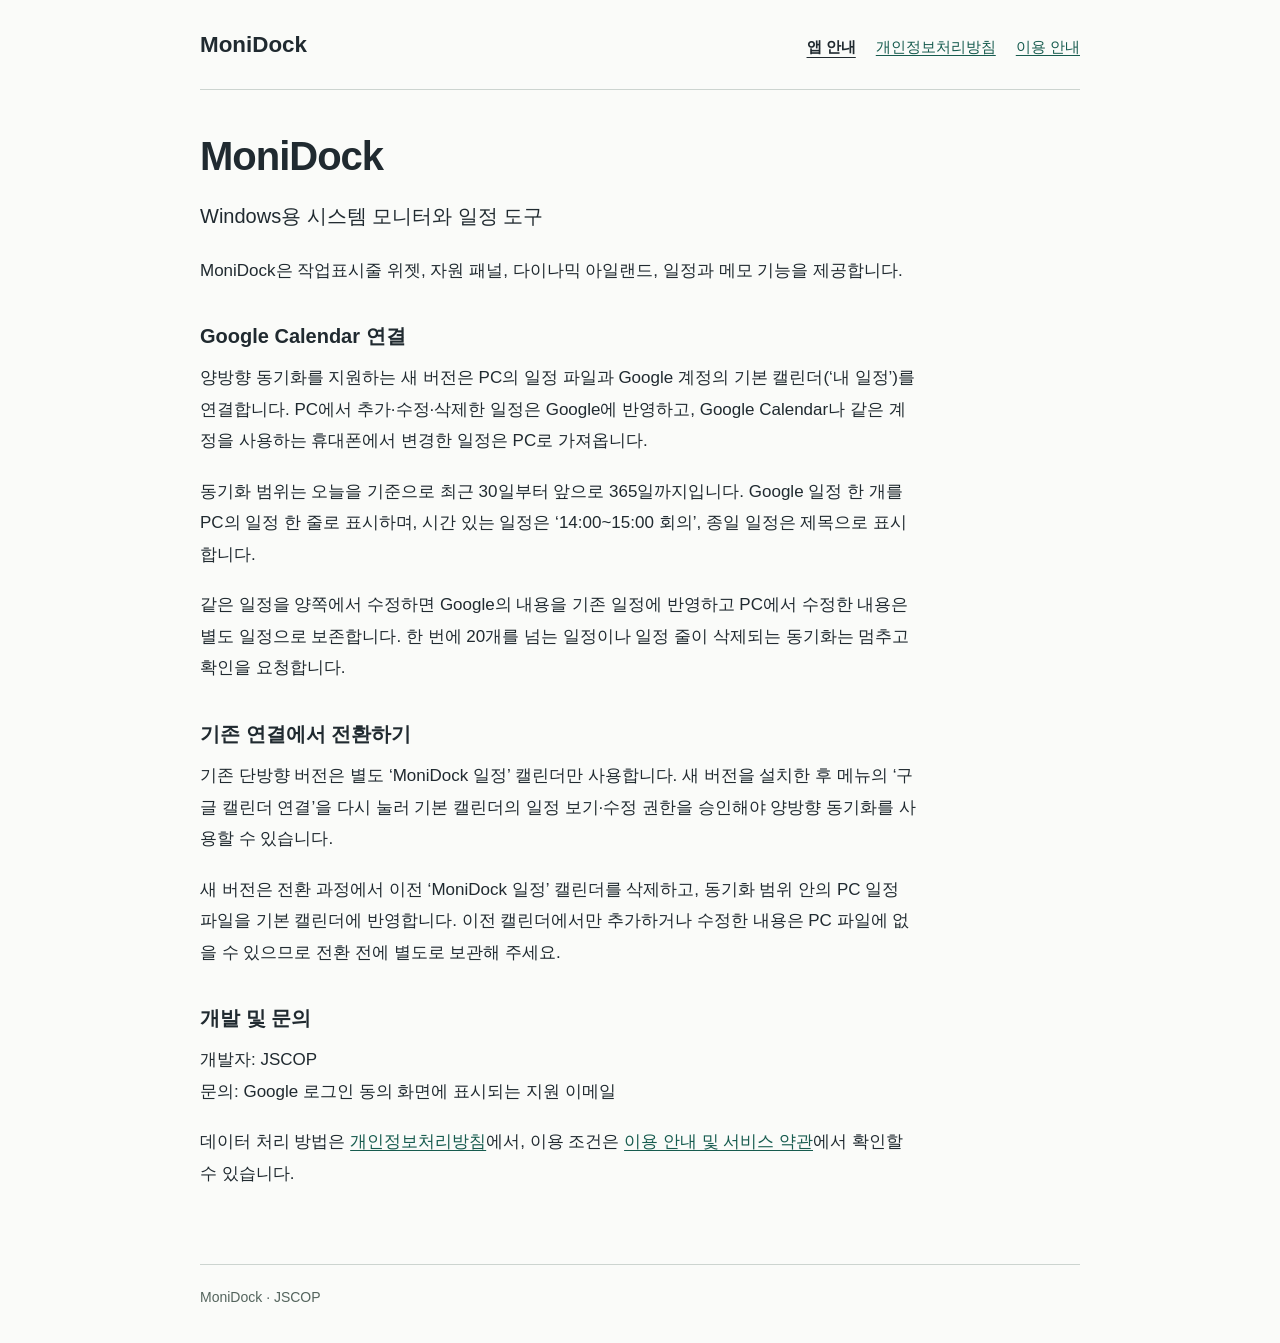
<file: index.html>
<!doctype html>
<html lang="ko">
<head>
  <meta charset="utf-8">
  <meta name="viewport" content="width=device-width, initial-scale=1">
  <meta name="description" content="Windows용 시스템 모니터와 일정 도구 MoniDock의 Google Calendar 연동 안내입니다.">
  <title>MoniDock — 앱 안내</title>
  <link rel="stylesheet" href="style.css">
</head>
<body>
  <header><a class="brand" href="./">MoniDock</a><nav aria-label="문서"><a href="./" aria-current="page">앱 안내</a><a href="privacy.html">개인정보처리방침</a><a href="terms.html">이용 안내</a></nav></header>
  <main>
    <h1>MoniDock</h1>
    <p class="lead">Windows용 시스템 모니터와 일정 도구</p>
    <p>MoniDock은 작업표시줄 위젯, 자원 패널, 다이나믹 아일랜드, 일정과 메모 기능을 제공합니다.</p>
    <h2>Google Calendar 연결</h2>
    <p>양방향 동기화를 지원하는 새 버전은 PC의 일정 파일과 Google 계정의 기본 캘린더(‘내 일정’)를 연결합니다. PC에서 추가·수정·삭제한 일정은 Google에 반영하고, Google Calendar나 같은 계정을 사용하는 휴대폰에서 변경한 일정은 PC로 가져옵니다.</p>
    <p>동기화 범위는 오늘을 기준으로 최근 30일부터 앞으로 365일까지입니다. Google 일정 한 개를 PC의 일정 한 줄로 표시하며, 시간 있는 일정은 ‘14:00~15:00 회의’, 종일 일정은 제목으로 표시합니다.</p>
    <p>같은 일정을 양쪽에서 수정하면 Google의 내용을 기존 일정에 반영하고 PC에서 수정한 내용은 별도 일정으로 보존합니다. 한 번에 20개를 넘는 일정이나 일정 줄이 삭제되는 동기화는 멈추고 확인을 요청합니다.</p>
    <h2>기존 연결에서 전환하기</h2>
    <p>기존 단방향 버전은 별도 ‘MoniDock 일정’ 캘린더만 사용합니다. 새 버전을 설치한 후 메뉴의 ‘구글 캘린더 연결’을 다시 눌러 기본 캘린더의 일정 보기·수정 권한을 승인해야 양방향 동기화를 사용할 수 있습니다.</p>
    <p>새 버전은 전환 과정에서 이전 ‘MoniDock 일정’ 캘린더를 삭제하고, 동기화 범위 안의 PC 일정 파일을 기본 캘린더에 반영합니다. 이전 캘린더에서만 추가하거나 수정한 내용은 PC 파일에 없을 수 있으므로 전환 전에 별도로 보관해 주세요.</p>
    <h2>개발 및 문의</h2>
    <p>개발자: JSCOP<br>문의: Google 로그인 동의 화면에 표시되는 지원 이메일</p>
    <p>데이터 처리 방법은 <a href="privacy.html">개인정보처리방침</a>에서, 이용 조건은 <a href="terms.html">이용 안내 및 서비스 약관</a>에서 확인할 수 있습니다.</p>
  </main>
  <footer>MoniDock · JSCOP</footer>
</body>
</html>
</file>
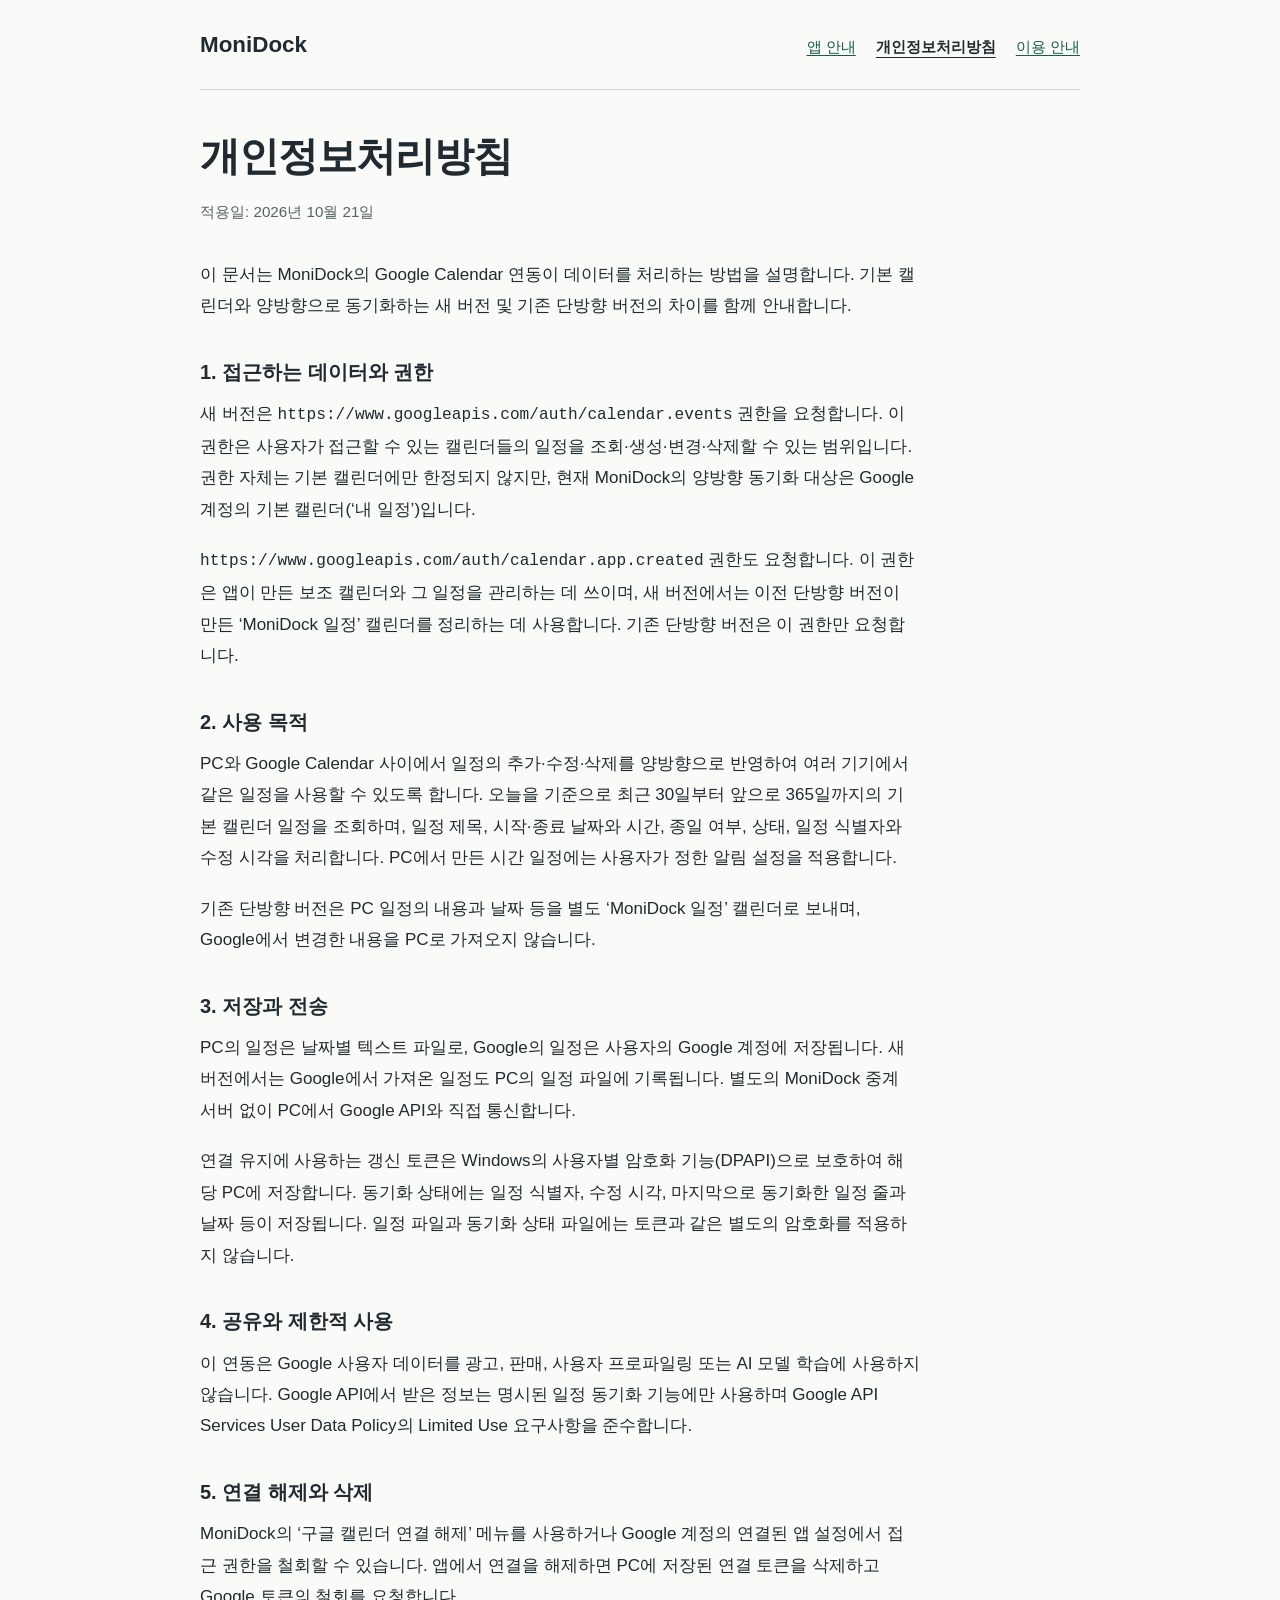
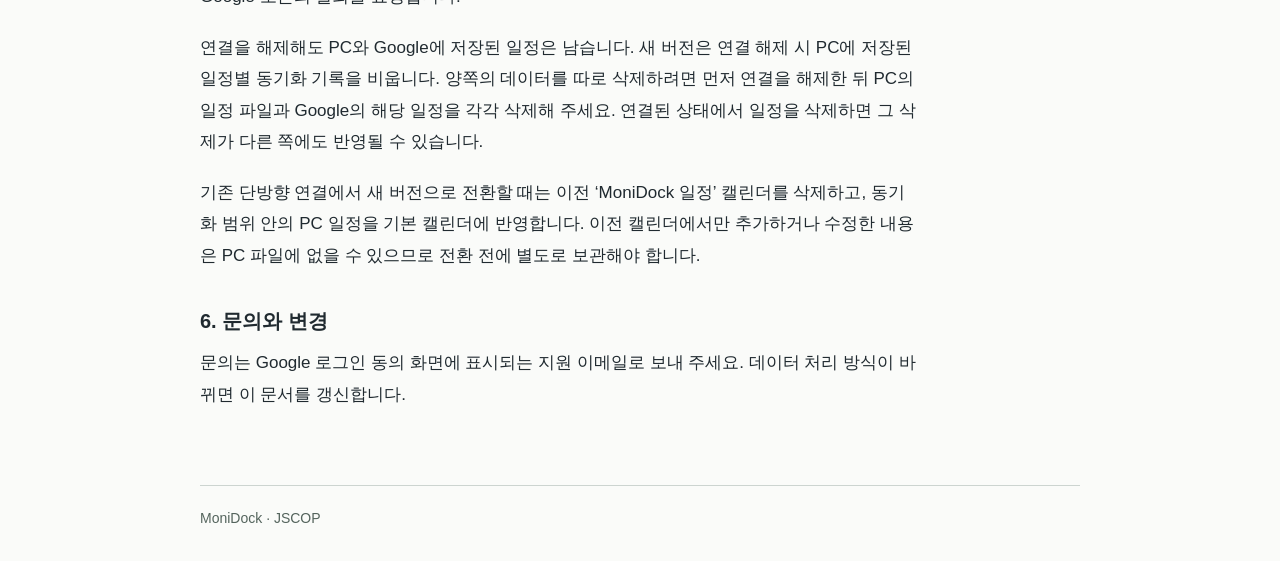
<file: privacy.html>
<!doctype html>
<html lang="ko">
<head>
  <meta charset="utf-8">
  <meta name="viewport" content="width=device-width, initial-scale=1">
  <title>개인정보처리방침 — MoniDock</title>
  <link rel="stylesheet" href="style.css">
</head>
<body>
  <header><a class="brand" href="./">MoniDock</a><nav aria-label="문서"><a href="./">앱 안내</a><a href="privacy.html" aria-current="page">개인정보처리방침</a><a href="terms.html">이용 안내</a></nav></header>
  <main>
    <h1>개인정보처리방침</h1>
    <p class="date">적용일: 2026년 10월 21일</p>
    <p>이 문서는 MoniDock의 Google Calendar 연동이 데이터를 처리하는 방법을 설명합니다. 기본 캘린더와 양방향으로 동기화하는 새 버전 및 기존 단방향 버전의 차이를 함께 안내합니다.</p>
    <h2>1. 접근하는 데이터와 권한</h2>
    <p>새 버전은 <code>https://www.googleapis.com/auth/calendar.events</code> 권한을 요청합니다. 이 권한은 사용자가 접근할 수 있는 캘린더들의 일정을 조회·생성·변경·삭제할 수 있는 범위입니다. 권한 자체는 기본 캘린더에만 한정되지 않지만, 현재 MoniDock의 양방향 동기화 대상은 Google 계정의 기본 캘린더(‘내 일정’)입니다.</p>
    <p><code>https://www.googleapis.com/auth/calendar.app.created</code> 권한도 요청합니다. 이 권한은 앱이 만든 보조 캘린더와 그 일정을 관리하는 데 쓰이며, 새 버전에서는 이전 단방향 버전이 만든 ‘MoniDock 일정’ 캘린더를 정리하는 데 사용합니다. 기존 단방향 버전은 이 권한만 요청합니다.</p>
    <h2>2. 사용 목적</h2>
    <p>PC와 Google Calendar 사이에서 일정의 추가·수정·삭제를 양방향으로 반영하여 여러 기기에서 같은 일정을 사용할 수 있도록 합니다. 오늘을 기준으로 최근 30일부터 앞으로 365일까지의 기본 캘린더 일정을 조회하며, 일정 제목, 시작·종료 날짜와 시간, 종일 여부, 상태, 일정 식별자와 수정 시각을 처리합니다. PC에서 만든 시간 일정에는 사용자가 정한 알림 설정을 적용합니다.</p>
    <p>기존 단방향 버전은 PC 일정의 내용과 날짜 등을 별도 ‘MoniDock 일정’ 캘린더로 보내며, Google에서 변경한 내용을 PC로 가져오지 않습니다.</p>
    <h2>3. 저장과 전송</h2>
    <p>PC의 일정은 날짜별 텍스트 파일로, Google의 일정은 사용자의 Google 계정에 저장됩니다. 새 버전에서는 Google에서 가져온 일정도 PC의 일정 파일에 기록됩니다. 별도의 MoniDock 중계 서버 없이 PC에서 Google API와 직접 통신합니다.</p>
    <p>연결 유지에 사용하는 갱신 토큰은 Windows의 사용자별 암호화 기능(DPAPI)으로 보호하여 해당 PC에 저장합니다. 동기화 상태에는 일정 식별자, 수정 시각, 마지막으로 동기화한 일정 줄과 날짜 등이 저장됩니다. 일정 파일과 동기화 상태 파일에는 토큰과 같은 별도의 암호화를 적용하지 않습니다.</p>
    <h2>4. 공유와 제한적 사용</h2>
    <p>이 연동은 Google 사용자 데이터를 광고, 판매, 사용자 프로파일링 또는 AI 모델 학습에 사용하지 않습니다. Google API에서 받은 정보는 명시된 일정 동기화 기능에만 사용하며 Google API Services User Data Policy의 Limited Use 요구사항을 준수합니다.</p>
    <h2>5. 연결 해제와 삭제</h2>
    <p>MoniDock의 ‘구글 캘린더 연결 해제’ 메뉴를 사용하거나 Google 계정의 연결된 앱 설정에서 접근 권한을 철회할 수 있습니다. 앱에서 연결을 해제하면 PC에 저장된 연결 토큰을 삭제하고 Google 토큰의 철회를 요청합니다.</p>
    <p>연결을 해제해도 PC와 Google에 저장된 일정은 남습니다. 새 버전은 연결 해제 시 PC에 저장된 일정별 동기화 기록을 비웁니다. 양쪽의 데이터를 따로 삭제하려면 먼저 연결을 해제한 뒤 PC의 일정 파일과 Google의 해당 일정을 각각 삭제해 주세요. 연결된 상태에서 일정을 삭제하면 그 삭제가 다른 쪽에도 반영될 수 있습니다.</p>
    <p>기존 단방향 연결에서 새 버전으로 전환할 때는 이전 ‘MoniDock 일정’ 캘린더를 삭제하고, 동기화 범위 안의 PC 일정을 기본 캘린더에 반영합니다. 이전 캘린더에서만 추가하거나 수정한 내용은 PC 파일에 없을 수 있으므로 전환 전에 별도로 보관해야 합니다.</p>
    <h2>6. 문의와 변경</h2>
    <p>문의는 Google 로그인 동의 화면에 표시되는 지원 이메일로 보내 주세요. 데이터 처리 방식이 바뀌면 이 문서를 갱신합니다.</p>
  </main>
  <footer>MoniDock · JSCOP</footer>
</body>
</html>
</file>
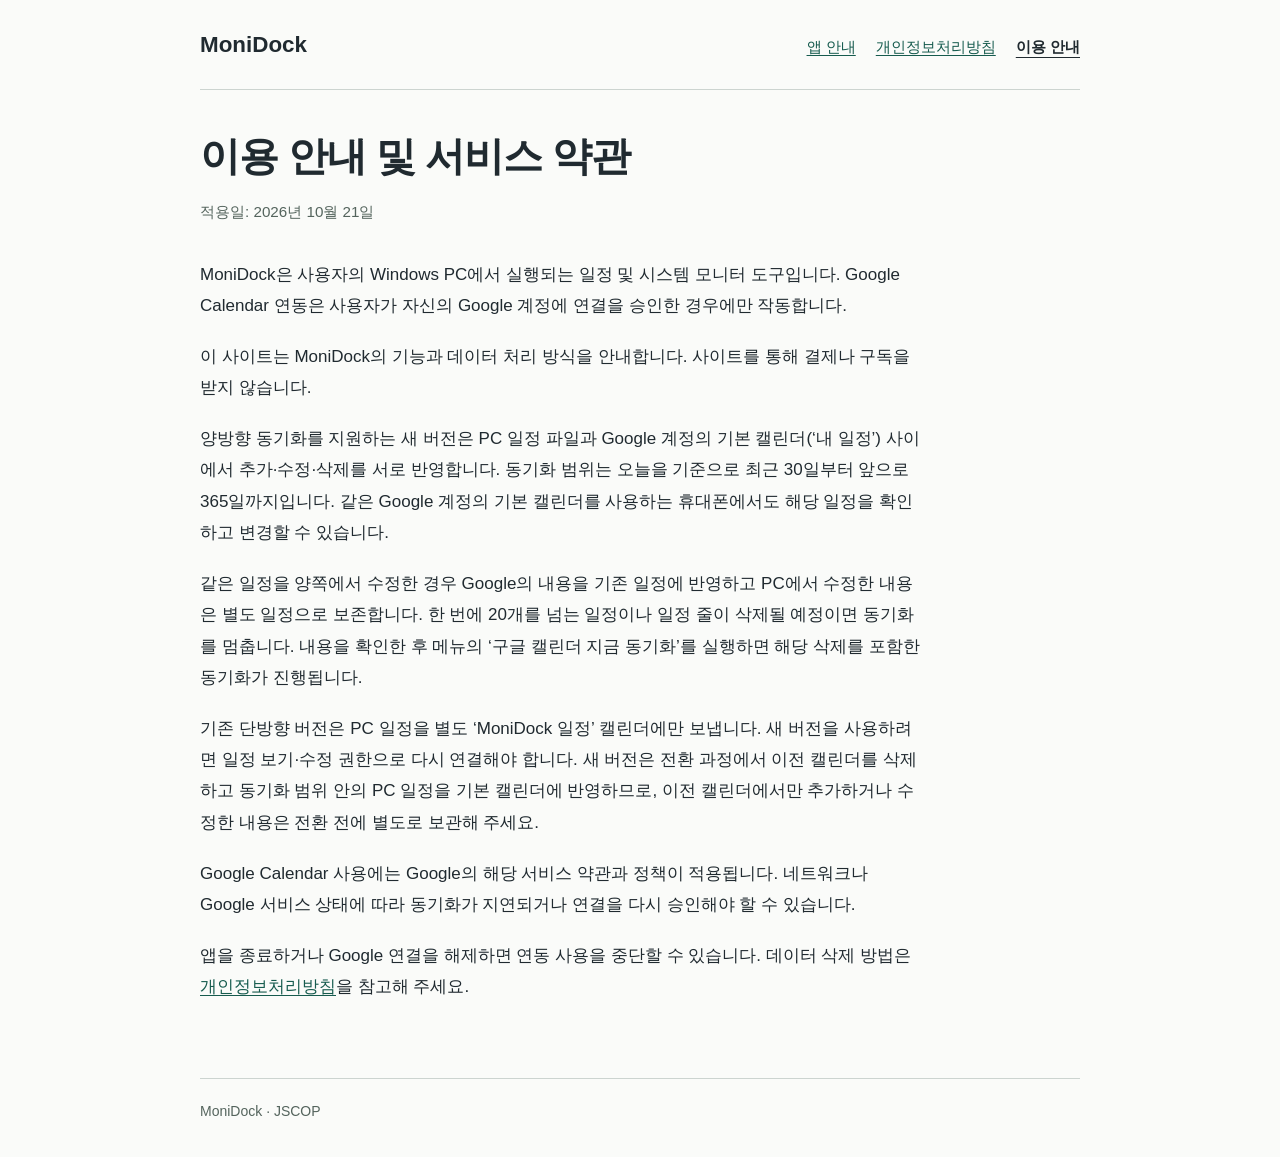
<file: terms.html>
<!doctype html>
<html lang="ko">
<head>
  <meta charset="utf-8">
  <meta name="viewport" content="width=device-width, initial-scale=1">
  <title>이용 안내 및 서비스 약관 — MoniDock</title>
  <link rel="stylesheet" href="style.css">
</head>
<body>
  <header><a class="brand" href="./">MoniDock</a><nav aria-label="문서"><a href="./">앱 안내</a><a href="privacy.html">개인정보처리방침</a><a href="terms.html" aria-current="page">이용 안내</a></nav></header>
  <main>
    <h1>이용 안내 및 서비스 약관</h1>
    <p class="date">적용일: 2026년 10월 21일</p>
    <p>MoniDock은 사용자의 Windows PC에서 실행되는 일정 및 시스템 모니터 도구입니다. Google Calendar 연동은 사용자가 자신의 Google 계정에 연결을 승인한 경우에만 작동합니다.</p>
    <p>이 사이트는 MoniDock의 기능과 데이터 처리 방식을 안내합니다. 사이트를 통해 결제나 구독을 받지 않습니다.</p>
    <p>양방향 동기화를 지원하는 새 버전은 PC 일정 파일과 Google 계정의 기본 캘린더(‘내 일정’) 사이에서 추가·수정·삭제를 서로 반영합니다. 동기화 범위는 오늘을 기준으로 최근 30일부터 앞으로 365일까지입니다. 같은 Google 계정의 기본 캘린더를 사용하는 휴대폰에서도 해당 일정을 확인하고 변경할 수 있습니다.</p>
    <p>같은 일정을 양쪽에서 수정한 경우 Google의 내용을 기존 일정에 반영하고 PC에서 수정한 내용은 별도 일정으로 보존합니다. 한 번에 20개를 넘는 일정이나 일정 줄이 삭제될 예정이면 동기화를 멈춥니다. 내용을 확인한 후 메뉴의 ‘구글 캘린더 지금 동기화’를 실행하면 해당 삭제를 포함한 동기화가 진행됩니다.</p>
    <p>기존 단방향 버전은 PC 일정을 별도 ‘MoniDock 일정’ 캘린더에만 보냅니다. 새 버전을 사용하려면 일정 보기·수정 권한으로 다시 연결해야 합니다. 새 버전은 전환 과정에서 이전 캘린더를 삭제하고 동기화 범위 안의 PC 일정을 기본 캘린더에 반영하므로, 이전 캘린더에서만 추가하거나 수정한 내용은 전환 전에 별도로 보관해 주세요.</p>
    <p>Google Calendar 사용에는 Google의 해당 서비스 약관과 정책이 적용됩니다. 네트워크나 Google 서비스 상태에 따라 동기화가 지연되거나 연결을 다시 승인해야 할 수 있습니다.</p>
    <p>앱을 종료하거나 Google 연결을 해제하면 연동 사용을 중단할 수 있습니다. 데이터 삭제 방법은 <a href="privacy.html">개인정보처리방침</a>을 참고해 주세요.</p>
  </main>
  <footer>MoniDock · JSCOP</footer>
</body>
</html>
</file>
<file: style.css>
:root { color-scheme: light; font-family: "Segoe UI", "Malgun Gothic", sans-serif; color: #202a30; background: #fafbf9; }
* { box-sizing: border-box; }
body { margin: 0 auto; max-width: 58rem; padding: 0 1.5rem; line-height: 1.85; }
header { padding: 1.5rem 0; border-bottom: 1px solid #ccd4d0; display: flex; align-items: baseline; justify-content: space-between; gap: 1rem; flex-wrap: wrap; }
.brand { font-size: 1.4rem; font-weight: 700; text-decoration: none; color: #202a30; }
nav { display: flex; gap: 1.25rem; flex-wrap: wrap; font-size: .95rem; }
nav [aria-current] { color: #202a30; font-weight: 700; text-underline-offset: .3em; }
main { max-width: 45rem; padding: 2.5rem 0 3.5rem; font-size: 1.0625rem; overflow-wrap: anywhere; }
h1 { font-size: clamp(1.75rem, 4vw, 2.5rem); line-height: 1.3; letter-spacing: -.025em; margin: 0 0 1rem; }
h2 { font-size: 1.25rem; line-height: 1.5; margin: 2.2rem 0 .7rem; }
p { margin: 0 0 1.2rem; }
a { color: #165b4e; text-underline-offset: .2em; }
a:hover { text-decoration-thickness: 2px; }
a:focus-visible { outline: 2px solid #165b4e; outline-offset: 4px; }
.lead { font-size: 1.25rem; }
.date { color: #54645d; font-size: .95rem; margin-bottom: 2rem; }
code { font-size: .95em; }
footer { border-top: 1px solid #ccd4d0; padding: 1.25rem 0 2rem; font-size: .875rem; color: #54645d; }
@media (max-width: 480px) { body { padding: 0 1.1rem; } nav { gap: .85rem; } main { padding-top: 2rem; } }
</file>
